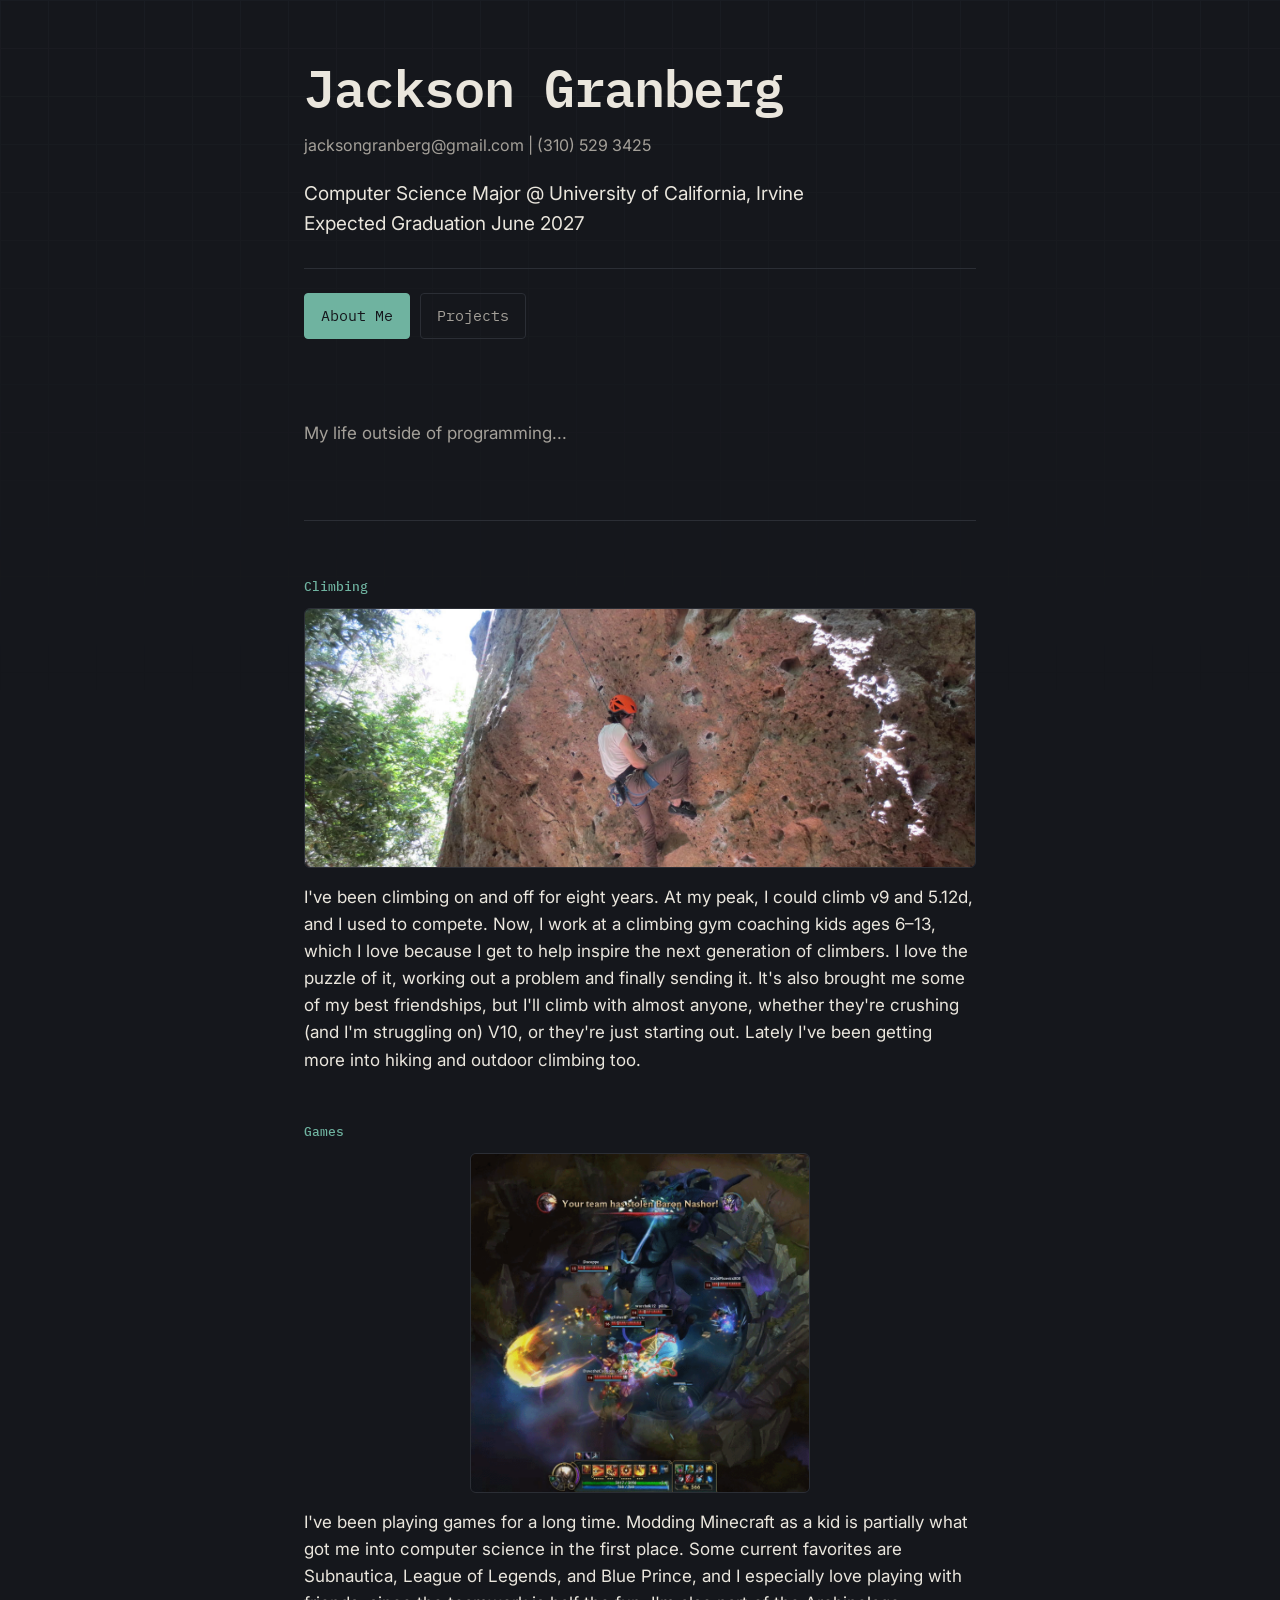
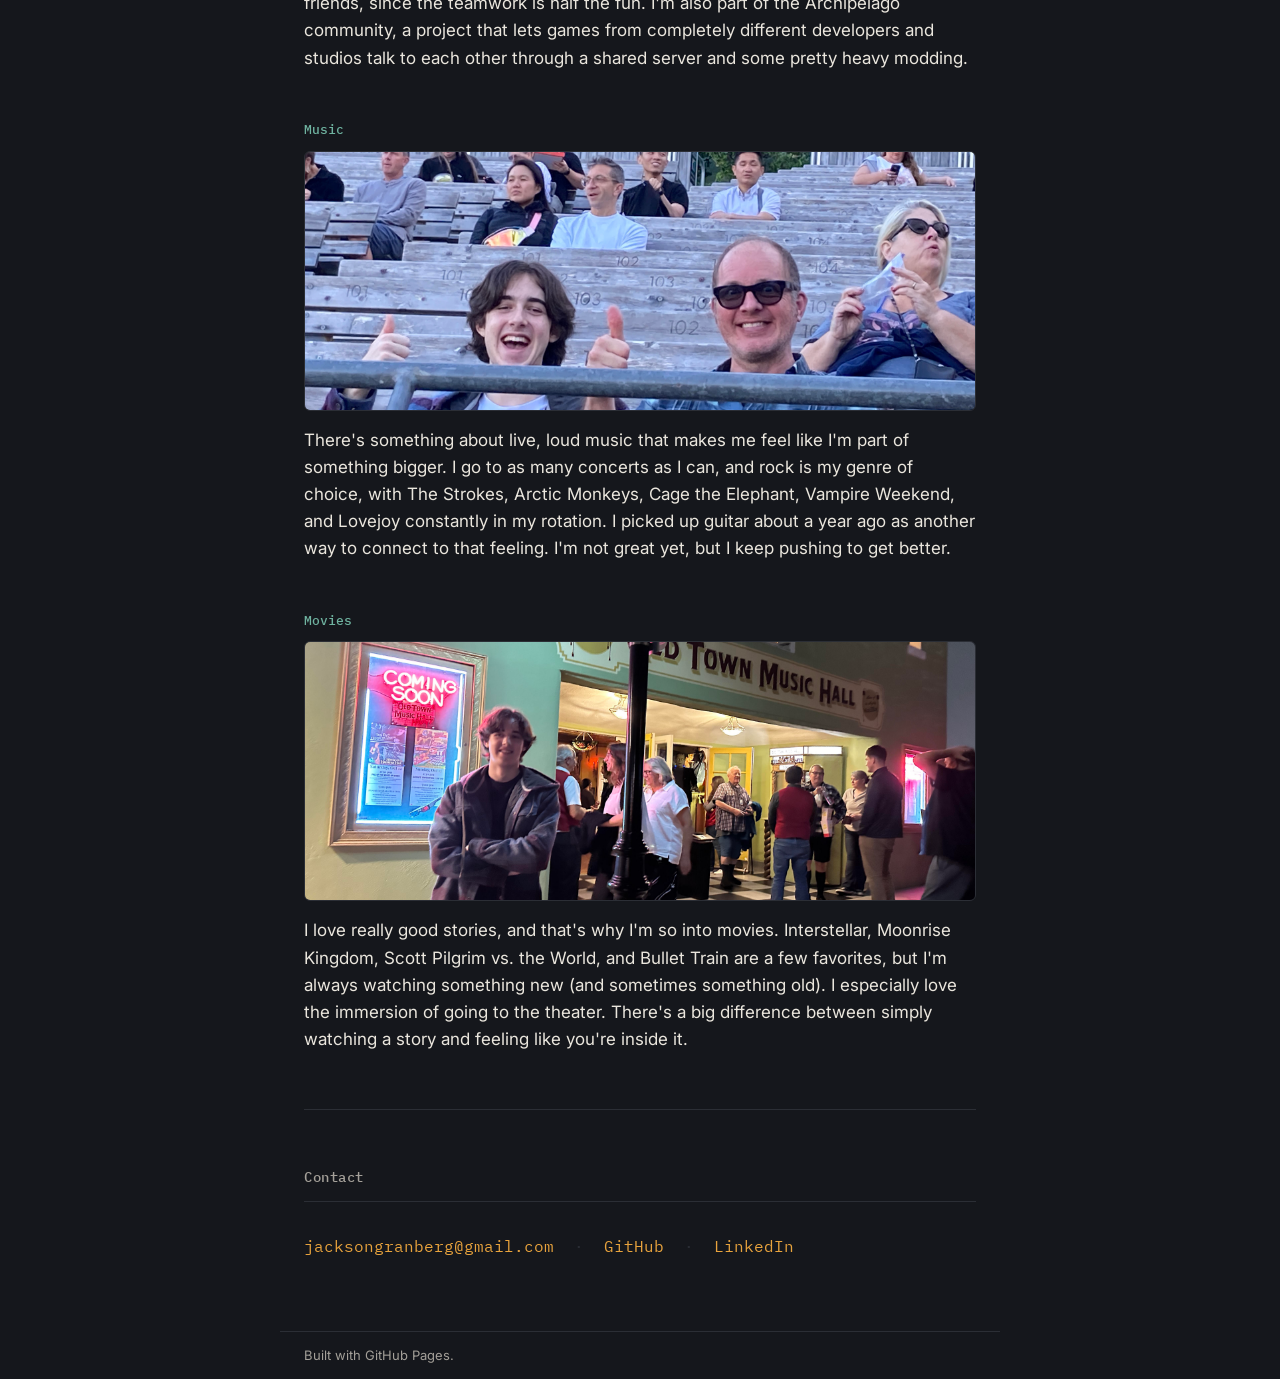
<file: index.html>
<!DOCTYPE html>
<html lang="en">
<head>
<meta charset="UTF-8">
<meta name="viewport" content="width=device-width, initial-scale=1.0">
<title>Jackson Granberg</title>
<link rel="preconnect" href="https://fonts.googleapis.com">
<link rel="preconnect" href="https://fonts.gstatic.com" crossorigin>
<link href="https://fonts.googleapis.com/css2?family=IBM+Plex+Mono:wght@400;500;600&family=Inter:wght@400;500&display=swap" rel="stylesheet">
<link rel="stylesheet" href="style.css">
</head>
<body>

<div class="grid-bg" aria-hidden="true"></div>

<header class="intro">
    <div class="wrap">
        <h1>Jackson Granberg</h1>
        <p class="contact">jacksongranberg@gmail.com  |  (310) 529 3425</p>
        <p class="studentinfo">Computer Science Major @ University of California, Irvine<br />Expected Graduation June 2027</p>
        <nav class="tabs" role="tablist">
            <a class="tab-btn about-btn is-active-tab" href="index.html">About Me</a>
            <a class="tab-btn" href="projects.html">Projects</a>
        </nav>
    </div>
</header>

<main class="wrap">

  <section class="about-hero">
      <p>My life outside of programming...</p>
  </section>

  <section id="about">

    <div class="about-block">
      <h4>Climbing</h4>
      <img src="climbing.jpg" alt="Jackson rock climbing outside" class="about-photo">
      <p>I've been climbing on and off for eight years. At my peak, I could climb v9 and 5.12d, and I used to compete. Now, I work at a climbing gym coaching kids ages 6–13, which I love because I get to help inspire the next generation of climbers. I love the puzzle of it, working out a problem and finally sending it. It's also brought me some of my best friendships, but I'll climb with almost anyone, whether they're crushing (and I'm struggling on) V10, or they're just starting out. Lately I've been getting more into hiking and outdoor climbing too.</p>
    </div>

    <div class="about-block">
      <h4>Games</h4>
      <img src="games.gif" alt="Jackson stealing baron on Ezreal on League of Legends" class="about-photo about-photo-square">
      <p>I've been playing games for a long time. Modding Minecraft as a kid is partially what got me into computer science in the first place. Some current favorites are Subnautica, League of Legends, and Blue Prince, and I especially love playing with friends, since the teamwork is half the fun. I'm also part of the Archipelago community, a project that lets games from completely different developers and studios talk to each other through a shared server and some pretty heavy modding.</p>
    </div>

    <div class="about-block">
      <h4>Music</h4>
      <img src="music.jpg" alt="Jackson at the Hollywood Bowl for the Vampire Weekend concert" class="about-photo">
      <p>There's something about live, loud music that makes me feel like I'm part of something bigger. I go to as many concerts as I can, and rock is my genre of choice, with The Strokes, Arctic Monkeys, Cage the Elephant, Vampire Weekend, and Lovejoy constantly in my rotation. I picked up guitar about a year ago as another way to connect to that feeling. I'm not great yet, but I keep pushing to get better.</p>
    </div>

    <div class="about-block">
      <h4>Movies</h4>
      <img src="movies.jpg" alt="Jackson at the movie theater, watching Psycho" class="about-photo">
      <p>I love really good stories, and that's why I'm so into movies. Interstellar, Moonrise Kingdom, Scott Pilgrim vs. the World, and Bullet Train are a few favorites, but I'm always watching something new (and sometimes something old). I especially love the immersion of going to the theater. There's a big difference between simply watching a story and feeling like you're inside it.</p>
    </div>

  </section>

  <section id="contact">
    <h2 class="section-label">Contact</h2>
    <p class="contact-line">
        <a href="mailto:jacksongranberg@gmail.com">jacksongranberg@gmail.com</a>
      <span class="sep">·</span>
      <a href="https://github.com/krazyjax">GitHub</a>
      <span class="sep">·</span>
      <a href="https://linkedin.com/in/jackson-granberg-7b9085273">LinkedIn</a>
    </p>
  </section>

</main>

<footer class="wrap">
  <p>Built with GitHub Pages.</p>
</footer>

</body>
</html>
</file>
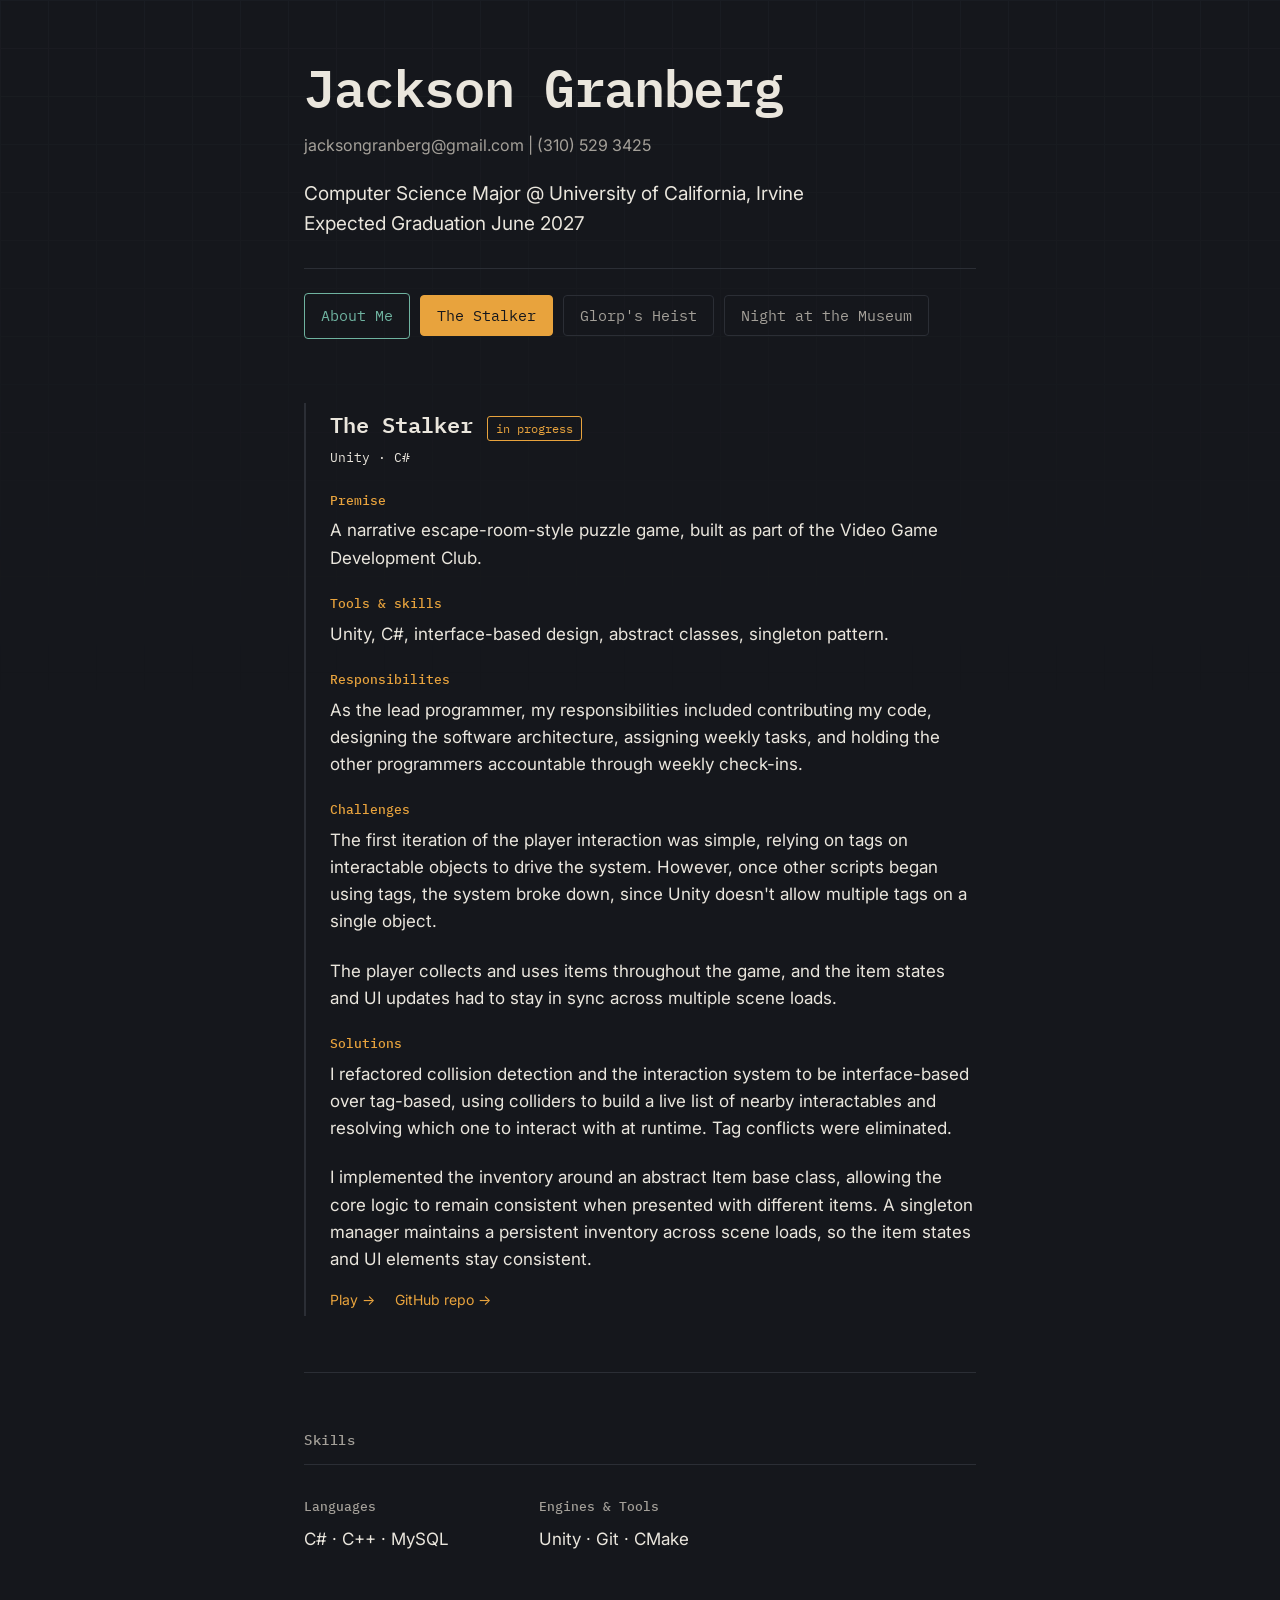
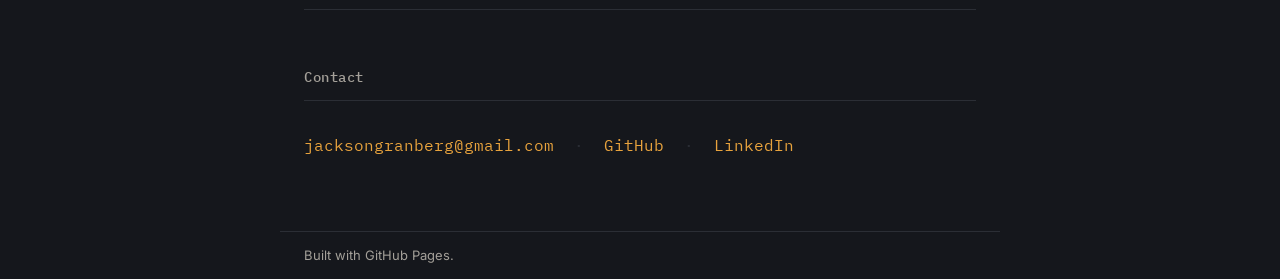
<file: projects.html>
<!DOCTYPE html>
<html lang="en">
<head>
<meta charset="UTF-8">
<meta name="viewport" content="width=device-width, initial-scale=1.0">
<title>Jackson — Software Engineer</title>
<link rel="preconnect" href="https://fonts.googleapis.com">
<link rel="preconnect" href="https://fonts.gstatic.com" crossorigin>
<link href="https://fonts.googleapis.com/css2?family=IBM+Plex+Mono:wght@400;500;600&family=Inter:wght@400;500&display=swap" rel="stylesheet">
<link rel="stylesheet" href="style.css">
</head>
<body>

<div class="grid-bg" aria-hidden="true"></div>

<header class="intro">
    <div class="wrap">
        <h1>Jackson Granberg</h1>
        <p class="contact">jacksongranberg@gmail.com  |  (310) 529 3425</p>
        <p class="studentinfo">Computer Science Major @ University of California, Irvine<br />Expected Graduation June 2027</p>
        <nav class="tabs" role="tablist">
            <a class="tab-btn about-btn" href="index.html">About Me</a>
            <button class="tab-btn is-active-tab" data-target="stalker" role="tab" aria-selected="true">The Stalker</button>
            <button class="tab-btn" data-target="glorps-heist" role="tab" aria-selected="false">Glorp's Heist</button>
            <button class="tab-btn" data-target="night-museum" role="tab" aria-selected="false">Night at the Museum</button>
        </nav>
    </div>
</header>

<main class="wrap">

  <section id="projects">
    <div class="project-stage">
        
        <article class="project pos-center is-active" id="stalker">
            <div class="project-head">
                <h2>The Stalker</h2>
                <span class="status">in progress</span>
            </div>
            <p class="stack">Unity · C#</p>

            <h4>Premise</h4>
            <p>A narrative escape-room-style puzzle game, built as part of the Video Game Development Club.</p>

            <h4>Tools &amp; skills</h4>
            <p>Unity, C#, interface-based design, abstract classes, singleton pattern.</p>

            <h4>Responsibilites</h4>
            <p>As the lead programmer, my responsibilities included contributing my code, designing the software architecture, assigning weekly tasks, and holding the other programmers accountable through weekly check-ins.</p>

            <h4>Challenges</h4>
            <p>The first iteration of the player interaction was simple, relying on tags on interactable objects to drive the system. However, once other scripts began using tags, the system broke down, since Unity doesn't allow multiple tags on a single object.</p>
            <p>The player collects and uses items throughout the game, and the item states and UI updates had to stay in sync across multiple scene loads.</p>

            <h4>Solutions</h4>
            <p>I refactored collision detection and the interaction system to be interface-based over tag-based, using colliders to build a live list of nearby interactables and resolving which one to interact with at runtime. Tag conflicts were eliminated.</p>
            <p>I implemented the inventory around an abstract Item base class, allowing the core logic to remain consistent when presented with different items. A singleton manager maintains a persistent inventory across scene loads, so the item states and UI elements stay consistent.</p>

            <div class="links">
                <a href="PASTE_STALKER_PLAY_LINK" class="link-placeholder">Play →</a>
                <a href="https://github.com/KrazyJax/The-Stalker-Source-Code" class="link-placeholder">GitHub repo →</a>
            </div>
        </article>

        <article class="project pos-left" id="glorps-heist">
            <div class="project-head">
                <h2>Glorp's Heist</h2>
                <span class="status">1st place — game jam</span>
            </div>
            <p class="stack">Unity · C#</p>

            <h4>Premise</h4>
            <p>A guard-patrol puzzle game where players navigate around guards walking fixed paths, timing their movement to stay out of sight.</p>

            <h4>Tools &amp; skills</h4>
            <p>Unity, C#, vision/detection systems, raycasts, modular tooling, working under time pressure.</p>

            <h4>Challenges</h4>
            <p>As a game jam project, we had very little time to spend on level design itself. Hardcoding guard behaviour for each level would make code refinements time-consuming, so more modularity was needed.</p>
            <p>The modularity of the guard patrols caused a second issue with guard vision. The vision cones needed to update in real-time to create responsive, fair gameplay.</p>

            <h4>Solutions</h4>
            <p>I deisgned the guard patrol system with many easily adjustable options, allowing for quick on-the-fly adjustments to paths and timings. It functions through the Unity inspector, allowing for modifications without touching the code, allowing for rapid iterations. The overall function is similar to that of a level editor.</p>
            <p>To keep vision cones accurate against changing geometry, I used raycasts and colliders for realistic, responsive live updates and detection.</p>

            <div class="links">
                <a href="https://becxah.itch.io/glorps-heist" class="link-placeholder">Play →</a>
                <a href="https://github.com/KrazyJax/Glorps-Heist-Source-Code" class="link-placeholder">GitHub repo →</a>
            </div>
        </article>

    <article class="project pos-left" id="night-museum">
        <div class="project-head">
            <h2>Night at the White House</h2>
            <span class="status">finished — game jam</span>
        </div>
        <p class="stack">Unity · C#</p>

        <h4>Premise</h4>
        <p>A trash-collecting endless roguelike where players clear rooms to earn trash, buy upgrades, and eventually win.</p>

        <h4>Tools &amp; skills</h4>
        <p>Unity, C#, procedural generation, minigame design, texture maps, mouse tracking</p>

        <h4>Challenges</h4>
        <p>Using a single lacked novelty for the user and would've gotten stale fast, so we needed rooms that felt different on different runs to keep gameplay fresh.</p>
        <p>One of our minigames involved wiping dirt off a picture frame. Having no starting point, so I needed to learn how to implement this feature.</p>

        <h4>Solutions</h4>
        <p>I built three distinct room layouts, which then had randomized trash and trap spawns within specific areas over a collider. Rooms are randomized following a seed, and the map of all rooms is tracked using hashmaps and a registry script, to ensure fast runtime even in longer playthroughs.</p>
        <p>To cause the effect of cleaning dirt, I created a dirty render texture, which the player then paints onto using mouse tracking with a texture mask, revealing the sprite underneath.</p>

        <div class="links">
            <a href="https://becxah.itch.io/night-at-the-white-house" class="link-placeholder">Play →</a>
            <a href="https://github.com/KrazyJax/Night-At-The-White-House-Source-Code" class="link-placeholder">GitHub repo →</a>
        </div>
    </article>

    </div>
  </section>

  <section id="skills">
    <h2 class="section-label">Skills</h2>
    <div class="skills-grid">
      <div class="skills-col">
        <h4>Languages</h4>
        <p>C# · C++ · MySQL</p>
      </div>
      <div class="skills-col">
        <h4>Engines &amp; Tools</h4>
        <p>Unity · Git · CMake</p>
      </div>
    </div>
  </section>

  <section id="contact">
    <h2 class="section-label">Contact</h2>
    <p class="contact-line">
        <a href="mailto:jacksongranberg@gmail.com">jacksongranberg@gmail.com</a>
      <span class="sep">·</span>
      <a href="https://github.com/krazyjax">GitHub</a>
      <span class="sep">·</span>
      <a href="https://linkedin.com/in/jackson-granberg-7b9085273">LinkedIn</a>
    </p>
  </section>

</main>

<footer class="wrap">
  <p>Built with GitHub Pages.</p>
</footer>

<script>
(function () {
  var tabs = document.querySelectorAll('.tab-btn');
  var stage = document.querySelector('.project-stage');

  function switchTo(id) {
    var next = stage.querySelector('#' + id);
    var current = stage.querySelector('.project.is-active');
    if (!next || next === current) return;

    if (current) {
      current.classList.remove('is-active', 'pos-center', 'pos-right');
      current.classList.add('pos-left');
      current.setAttribute('aria-hidden', 'true');
    }

    // Snap the incoming panel to the right, instantly, before animating in.
    next.classList.add('no-transition', 'pos-right');
    next.classList.remove('pos-left', 'pos-center');
    void next.offsetWidth; // force reflow so the snap registers before we transition
    next.classList.remove('no-transition');
    next.removeAttribute('aria-hidden');

    requestAnimationFrame(function () {
      next.classList.remove('pos-right');
      next.classList.add('pos-center', 'is-active');
    });

    tabs.forEach(function (btn) {
      var isTarget = btn.dataset.target === id;
      btn.classList.toggle('is-active-tab', isTarget);
      btn.setAttribute('aria-selected', isTarget);
    });
  }

  tabs.forEach(function (btn) {
    if (!btn.dataset.target) return;
    btn.addEventListener('click', function () {
      switchTo(btn.dataset.target);
    });
  });
})();
</script>

</body>
</html>
</file>
<file: style.css>
:root {
  --bg: #15171c;
  --bg-raised: #1b1e24;
  --text: #eae6dd;
  --text-dim: #a4a099;
  --accent: #e8a33d;
  --accent2: #6fb3a0;
  --rule: #2b2e35;
  --mono: 'IBM Plex Mono', 'Courier New', monospace;
  --sans: 'Inter', -apple-system, BlinkMacSystemFont, 'Segoe UI', sans-serif;
}

* { box-sizing: border-box; }

html {
  scroll-behavior: smooth;
}

body {
  margin: 0;
  background: var(--bg);
  color: var(--text);
  font-family: var(--sans);
  line-height: 1.6;
  font-size: 17px;
  position: relative;
}

@media (prefers-reduced-motion: reduce) {
  html { scroll-behavior: auto; }
}

.grid-bg {
  position: fixed;
  inset: 0;
  z-index: 0;
  pointer-events: none;
  background-image:
    linear-gradient(var(--rule) 1px, transparent 1px),
    linear-gradient(90deg, var(--rule) 1px, transparent 1px);
  background-size: 48px 48px;
  opacity: 0.25;
  mask-image: linear-gradient(to bottom, black, transparent 700px);
  -webkit-mask-image: linear-gradient(to bottom, black, transparent 700px);
}

.wrap {
  max-width: 720px;
  margin: 0 auto;
  padding: 0 24px;
  position: relative;
  z-index: 1;
}

/* Intro */

.intro {
  padding: 45px 0 8px;
}

.prompt {
  font-family: var(--mono);
  color: var(--text-dim);
  font-size: 15px;
  margin: 0 0 8px;
}

.prompt-symbol {
  color: var(--accent);
}

h1 {
  font-family: var(--mono);
  font-size: 52px;
  font-weight: 600;
  margin: 0 0 5px;
  letter-spacing: -0.02em;
}

.contact {
    font-size: 16px;
    max-width: 58ch;
    color: var(--text-dim);
    margin: 0 0 20px;
}

.studentinfo {
  font-size: 19px;
  max-width: 54ch;
  margin: 0 0 12px;
  color: var(--text);
}

.sub {
  font-size: 16px;
  max-width: 58ch;
  color: var(--text-dim);
  margin: 0;
}

.sub em {
  color: var(--text);
  font-style: normal;
  border-bottom: 1px solid var(--accent);
}

/* Tabs */

.tabs {
  display: flex;
  flex-wrap: wrap;
  align-items: center;
  gap: 10px;
  margin-top: 28px;
  padding-top: 24px;
  border-top: 1px solid var(--rule);
}

.tabs-label {
  font-family: var(--mono);
  font-size: 13px;
  color: var(--text-dim);
  padding-left: 10px;
  margin-left: 4px;
  border-left: 1px solid var(--rule);
}

.tab-btn {
  font-family: var(--mono);
  font-size: 15px;
  color: var(--text-dim);
  background: transparent;
  border: 1px solid var(--rule);
  border-radius: 4px;
  padding: 10px 16px;
  cursor: pointer;
  text-decoration: none;
  display: inline-block;
  transition: color .2s ease, border-color .2s ease, background .2s ease;
}

.tab-btn:hover {
  color: var(--accent);
  border-color: var(--accent);
}

.tab-btn:focus-visible {
  outline: 2px solid var(--accent);
  outline-offset: 2px;
}

.tab-btn.is-active-tab {
  color: var(--bg);
  background: var(--accent);
  border-color: var(--accent);
}

.tab-btn.about-btn {
  color: var(--accent2);
  border-color: var(--accent2);
}

.tab-btn.about-btn:hover {
  color: var(--bg);
  background: var(--accent2);
  border-color: var(--accent2);
}

.tab-btn.about-btn.is-active-tab {
  color: var(--bg);
  background: var(--accent2);
  border-color: var(--accent2);
}

/* Section labels (Skills / Contact) */

.section-label {
  font-family: var(--mono);
  font-size: 14px;
  font-weight: 500;
  letter-spacing: 0.04em;
  color: var(--text-dim);
  margin: 0 0 32px;
  padding-bottom: 12px;
  border-bottom: 1px solid var(--rule);
}

section {
  padding: 56px 0;
}

section + section {
  border-top: 1px solid var(--rule);
}

/* Project stage — all panels stacked in the same grid cell, only one visible */

.project-stage {
  display: grid;
}

.project-stage .project {
  grid-column: 1;
  grid-row: 1;
  transition: opacity .5s cubic-bezier(.4,0,.2,1), transform .5s cubic-bezier(.4,0,.2,1);
  pointer-events: none;
}

.project-stage .project.no-transition {
  transition: none;
}

.project-stage .project.pos-left {
  opacity: 0;
  transform: translateX(-36px);
}

.project-stage .project.pos-right {
  opacity: 0;
  transform: translateX(36px);
}

.project-stage .project.pos-center {
  opacity: 1;
  transform: translateX(0);
}

.project-stage .project.is-active {
  pointer-events: auto;
}

/* Projects — case study content */

.project {
  border-left: 2px solid var(--rule);
  padding: 4px 0 4px 24px;
}

.project-head {
  display: flex;
  align-items: baseline;
  gap: 14px;
  flex-wrap: wrap;
  margin-bottom: 6px;
}

.project h2 {
  font-family: var(--mono);
  font-size: 22px;
  font-weight: 600;
  margin: 0;
  color: var(--text);
}

.status {
  font-family: var(--mono);
  font-size: 12px;
  padding: 2px 8px;
  border-radius: 3px;
  white-space: nowrap;
  color: var(--accent);
  border: 1px solid var(--accent);
}

.stack {
  font-family: var(--mono);
  font-size: 13px;
  color: var(--text-dim);
  margin: 0 0 22px;
}

.project h4 {
  font-family: var(--mono);
  font-size: 13px;
  font-weight: 500;
  color: var(--accent);
  margin: 0 0 6px;
}

.project p {
  margin: 0 0 22px;
  color: var(--text);
  max-width: 62ch;
}

.links {
  display: flex;
  gap: 20px;
  font-size: 14px;
  margin-top: -6px;
}

.links a {
  color: var(--accent);
  text-decoration: none;
  border-bottom: 1px solid transparent;
}

.links a:hover,
.links a:focus-visible {
  border-bottom-color: var(--accent);
}

/* Skills */

.skills-grid {
  display: grid;
  grid-template-columns: repeat(3, 1fr);
  gap: 32px;
}

.skills-col h4 {
  font-family: var(--mono);
  font-size: 13px;
  font-weight: 500;
  color: var(--text-dim);
  margin: 0 0 8px;
}

.skills-col p {
  margin: 0;
}

/* Contact */

.contact-line {
  font-family: var(--mono);
  font-size: 16px;
}

.contact-line a {
  color: var(--accent);
  text-decoration: none;
  border-bottom: 1px solid transparent;
}

.contact-line a:hover,
.contact-line a:focus-visible {
  border-bottom-color: var(--accent);
}

.sep {
  color: var(--rule);
  margin: 0 10px;
}

/* About page */

.about-hero p {
  max-width: 60ch;
  color: var(--text-dim);
}

.about-block {
  margin-bottom: 48px;
}

.about-block:last-child {
  margin-bottom: 0;
}

.about-photo {
  display: block;
  width: 100%;
  height: 260px;
  object-fit: cover;
  border-radius: 6px;
  border: 1px solid var(--rule);
  background: var(--bg-raised);
  margin: 10px 0 16px;
}

.about-photo-square {
  width: min(340px, 100%);
  height: auto;
  aspect-ratio: 1 / 1;
  margin-left: auto;
  margin-right: auto;
}

.about-block h4 {
  font-family: var(--mono);
  font-size: 13px;
  font-weight: 500;
  color: var(--accent2);
  margin: 0 0 4px;
}

.about-block p {
  margin: 0;
  max-width: 62ch;
  color: var(--text);
}

footer {
  padding: 32px 0 64px;
  color: var(--text-dim);
  font-size: 13px;
  border-top: 1px solid var(--rule);
}

a:focus-visible,
button:focus-visible {
  outline: 2px solid var(--accent);
  outline-offset: 2px;
}

/* Responsive */

@media (max-width: 600px) {
  .intro { padding: 64px 0 48px; }
  h1 { font-size: 38px; }
  .role { font-size: 17px; }
  .skills-grid { grid-template-columns: 1fr; gap: 20px; }
  .project { padding-left: 16px; }
  .tab-btn { font-size: 13px; padding: 9px 12px; }
  .tabs-label { padding-left: 0; margin-left: 0; border-left: none; width: 100%; }
  .about-photo { height: 200px; }
}
</file>
